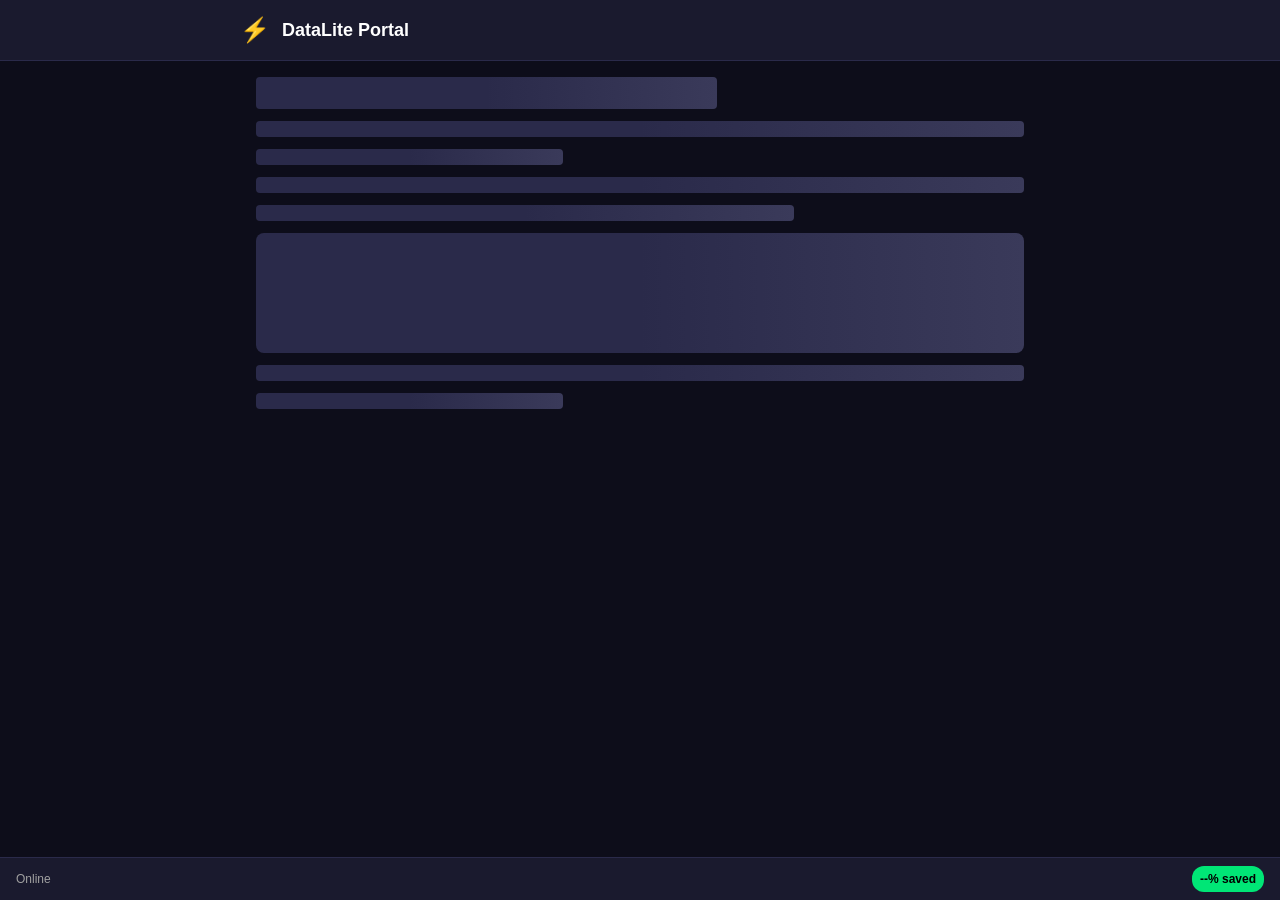
<file: pwa/index.html>
<!DOCTYPE html>
<html lang="en">

<head>
    <meta charset="UTF-8">
    <meta name="viewport" content="width=device-width, initial-scale=1.0, maximum-scale=1.0, user-scalable=no">
    <meta name="theme-color" content="#1a1a2e">
    <meta name="description" content="DataLite Portal - Lightweight University Portal Access">
    <meta name="apple-mobile-web-app-capable" content="yes">
    <meta name="apple-mobile-web-app-status-bar-style" content="black-translucent">
    <meta name="apple-mobile-web-app-title" content="DataLite">

    <title>DataLite Portal</title>

    <link rel="manifest" href="manifest.webmanifest">
    <link rel="stylesheet" href="styles.css">
</head>

<body>
    <!-- Offline Banner -->
    <div id="offline-banner" class="offline-banner hidden">
        📡 Offline Mode - Showing cached content
    </div>

    <!-- App Shell -->
    <header class="app-header">
        <div class="header-content">
            <span class="logo">⚡</span>
            <h1>DataLite Portal</h1>
            <button id="install-btn" class="install-btn hidden" aria-label="Install App">
                <span>📲</span>
            </button>
        </div>
    </header>

    <!-- Main Content Container -->
    <main id="content" class="content">
        <!-- Skeleton Loader -->
        <div id="skeleton" class="skeleton-container">
            <div class="skeleton-header"></div>
            <div class="skeleton-line"></div>
            <div class="skeleton-line short"></div>
            <div class="skeleton-line"></div>
            <div class="skeleton-line medium"></div>
            <div class="skeleton-block"></div>
            <div class="skeleton-line"></div>
            <div class="skeleton-line short"></div>
        </div>

        <!-- Dynamic Content Inserted Here -->
        <div id="portal-content" class="portal-content hidden"></div>
    </main>

    <!-- Status Bar -->
    <footer class="status-bar">
        <span id="status-text">Ready</span>
        <span id="savings-badge" class="savings-badge">--% saved</span>
    </footer>

    <script src="app.js"></script>
</body>

</html>
</file>
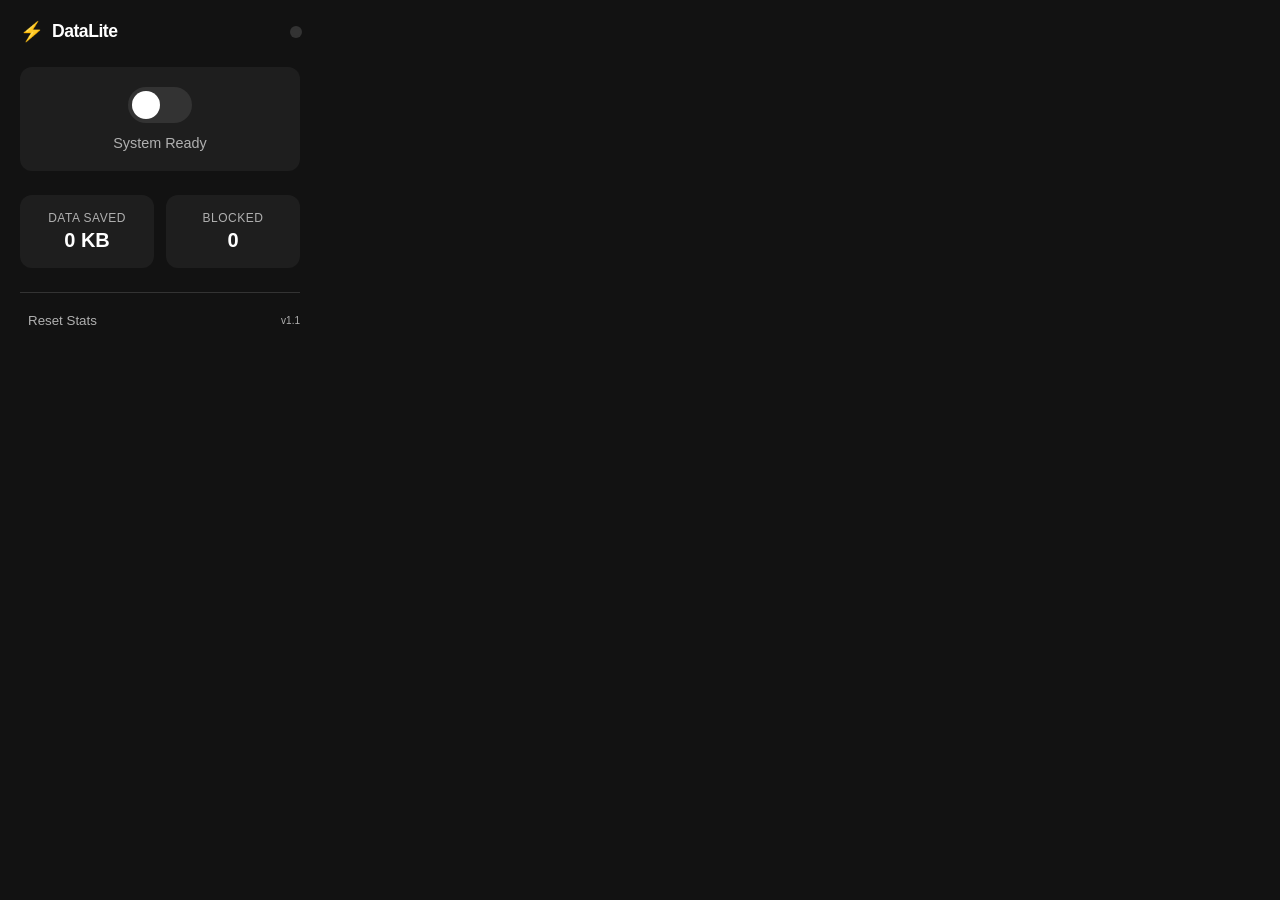
<file: popup/popup.html>
<!DOCTYPE html>
<html lang="en">

<head>
    <meta charset="UTF-8">
    <meta name="viewport" content="width=device-width, initial-scale=1.0">
    <title>DataLite Dashboard</title>
    <link rel="stylesheet" href="popup.css">
</head>

<body>
    <div class="dashboard">
        <header>
            <div class="brand">
                <span class="logo-icon">⚡</span>
                <h1>DataLite</h1>
            </div>
            <div class="status-indicator" id="statusIndicator"></div>
        </header>

        <div class="main-control">
            <div class="switch-container">
                <label class="switch">
                    <input type="checkbox" id="liteModeToggle">
                    <span class="slider"></span>
                </label>
            </div>
            <p id="statusText">System Ready</p>
        </div>

        <div class="stats-grid">
            <div class="stat-card">
                <span class="stat-label">Data Saved</span>
                <span class="stat-value" id="savedDataValue">0 KB</span>
            </div>
            <div class="stat-card">
                <span class="stat-label">Blocked</span>
                <span class="stat-value" id="blockedItemsValue">0</span>
            </div>
        </div>

        <footer>
            <button id="resetStats" class="link-btn">Reset Stats</button>
            <small>v1.1</small>
        </footer>
    </div>
    <script src="popup.js"></script>
</body>

</html>
</file>
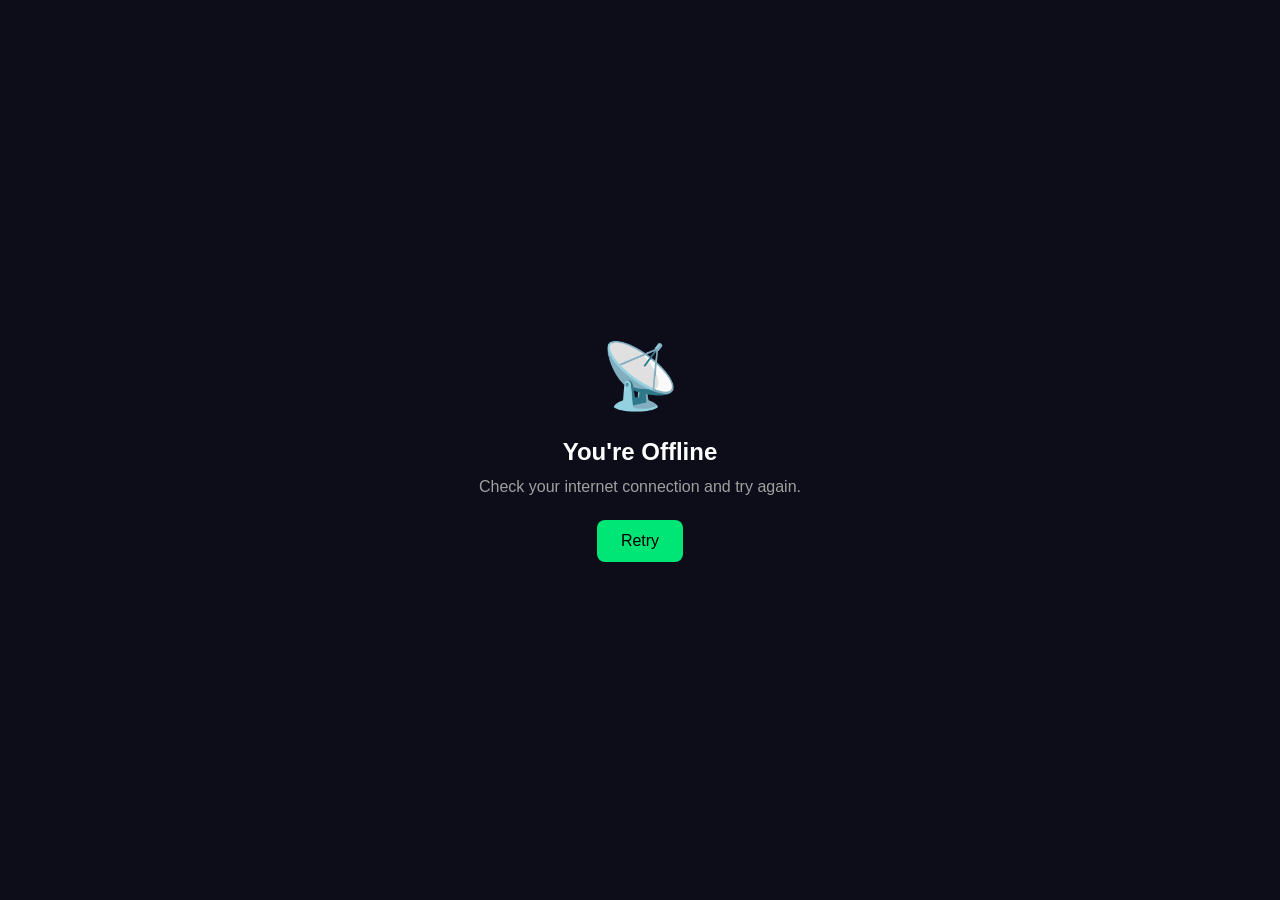
<file: pwa/offline.html>
<!DOCTYPE html>
<html lang="en">

<head>
    <meta charset="UTF-8">
    <meta name="viewport" content="width=device-width, initial-scale=1.0">
    <title>Offline - DataLite</title>
    <style>
        * {
            margin: 0;
            padding: 0;
            box-sizing: border-box;
        }

        body {
            font-family: -apple-system, sans-serif;
            background: #0d0d1a;
            color: #fff;
            min-height: 100vh;
            display: flex;
            flex-direction: column;
            align-items: center;
            justify-content: center;
            text-align: center;
            padding: 24px;
        }

        .icon {
            font-size: 64px;
            margin-bottom: 24px;
        }

        h1 {
            font-size: 24px;
            margin-bottom: 12px;
        }

        p {
            color: #a0a0a0;
            margin-bottom: 24px;
        }

        button {
            background: #00e676;
            color: #000;
            border: none;
            padding: 12px 24px;
            border-radius: 8px;
            font-size: 16px;
            cursor: pointer;
        }
    </style>
</head>

<body>
    <div class="icon">📡</div>
    <h1>You're Offline</h1>
    <p>Check your internet connection and try again.</p>
    <button onclick="location.reload()">Retry</button>
</body>

</html>
</file>
<file: pwa/styles.css>
/* DataLite PWA - Minimal Styles (<5KB) */

:root {
    --bg-primary: #0d0d1a;
    --bg-secondary: #1a1a2e;
    --bg-card: #16213e;
    --text-primary: #ffffff;
    --text-secondary: #a0a0a0;
    --accent: #00e676;
    --accent-dim: #00b85c;
    --warning: #ffc107;
    --error: #ff5252;
    --skeleton: #2a2a4a;
    --skeleton-shine: #3a3a5a;
}

* {
    margin: 0;
    padding: 0;
    box-sizing: border-box;
}

html,
body {
    font-family: -apple-system, BlinkMacSystemFont, 'Segoe UI', Roboto, Oxygen, Ubuntu, sans-serif;
    background: var(--bg-primary);
    color: var(--text-primary);
    min-height: 100vh;
    font-size: 16px;
    line-height: 1.5;
    -webkit-font-smoothing: antialiased;
}

/* Offline Banner */
.offline-banner {
    position: fixed;
    top: 0;
    left: 0;
    right: 0;
    background: var(--warning);
    color: #000;
    text-align: center;
    padding: 8px;
    font-size: 14px;
    font-weight: 600;
    z-index: 1000;
    transform: translateY(0);
    transition: transform 0.3s ease;
}

.offline-banner.hidden {
    transform: translateY(-100%);
}

/* Header */
.app-header {
    background: var(--bg-secondary);
    border-bottom: 1px solid var(--skeleton);
    padding: 12px 16px;
    position: sticky;
    top: 0;
    z-index: 100;
}

.header-content {
    display: flex;
    align-items: center;
    gap: 12px;
    max-width: 800px;
    margin: 0 auto;
}

.logo {
    font-size: 24px;
}

.app-header h1 {
    font-size: 18px;
    font-weight: 600;
    flex: 1;
}

.install-btn {
    background: var(--accent);
    border: none;
    border-radius: 8px;
    padding: 8px 12px;
    cursor: pointer;
    font-size: 16px;
    transition: transform 0.2s;
}

.install-btn:hover {
    transform: scale(1.05);
}

.install-btn.hidden {
    display: none;
}

/* Main Content */
.content {
    max-width: 800px;
    margin: 0 auto;
    padding: 16px;
    min-height: calc(100vh - 120px);
}

/* Skeleton Loader */
.skeleton-container {
    display: flex;
    flex-direction: column;
    gap: 12px;
}

.skeleton-header {
    height: 32px;
    width: 60%;
    background: linear-gradient(90deg, var(--skeleton) 25%, var(--skeleton-shine) 50%, var(--skeleton) 75%);
    background-size: 200% 100%;
    animation: shimmer 1.5s infinite;
    border-radius: 4px;
}

.skeleton-line {
    height: 16px;
    width: 100%;
    background: linear-gradient(90deg, var(--skeleton) 25%, var(--skeleton-shine) 50%, var(--skeleton) 75%);
    background-size: 200% 100%;
    animation: shimmer 1.5s infinite;
    border-radius: 4px;
}

.skeleton-line.short {
    width: 40%;
}

.skeleton-line.medium {
    width: 70%;
}

.skeleton-block {
    height: 120px;
    background: linear-gradient(90deg, var(--skeleton) 25%, var(--skeleton-shine) 50%, var(--skeleton) 75%);
    background-size: 200% 100%;
    animation: shimmer 1.5s infinite;
    border-radius: 8px;
}

@keyframes shimmer {
    0% {
        background-position: -200% 0;
    }

    100% {
        background-position: 200% 0;
    }
}

/* Portal Content */
.portal-content {
    background: var(--bg-card);
    border-radius: 12px;
    padding: 16px;
}

.portal-content.hidden {
    display: none;
}

.portal-content h1,
.portal-content h2,
.portal-content h3 {
    color: var(--accent);
    margin-bottom: 12px;
}

.portal-content p {
    margin-bottom: 12px;
    color: var(--text-secondary);
}

.portal-content table {
    width: 100%;
    border-collapse: collapse;
    margin: 12px 0;
}

.portal-content th,
.portal-content td {
    padding: 8px 12px;
    text-align: left;
    border-bottom: 1px solid var(--skeleton);
}

.portal-content th {
    background: var(--bg-secondary);
    color: var(--accent);
}

.portal-content a {
    color: var(--accent);
    text-decoration: none;
}

.portal-content form {
    display: flex;
    flex-direction: column;
    gap: 12px;
}

.portal-content input,
.portal-content select,
.portal-content textarea {
    background: var(--bg-secondary);
    border: 1px solid var(--skeleton);
    border-radius: 8px;
    padding: 12px;
    color: var(--text-primary);
    font-size: 16px;
}

.portal-content button {
    background: var(--accent);
    color: #000;
    border: none;
    border-radius: 8px;
    padding: 12px 24px;
    font-size: 16px;
    font-weight: 600;
    cursor: pointer;
}

/* Status Bar */
.status-bar {
    position: fixed;
    bottom: 0;
    left: 0;
    right: 0;
    background: var(--bg-secondary);
    border-top: 1px solid var(--skeleton);
    padding: 8px 16px;
    display: flex;
    justify-content: space-between;
    align-items: center;
    font-size: 12px;
}

#status-text {
    color: var(--text-secondary);
}

.savings-badge {
    background: var(--accent);
    color: #000;
    padding: 4px 8px;
    border-radius: 12px;
    font-weight: 600;
}

/* Utility */
.hidden {
    display: none !important;
}

/* Responsive */
@media (max-width: 480px) {
    .app-header h1 {
        font-size: 16px;
    }

    .content {
        padding: 12px;
    }
}
</file>
<file: popup/popup.css>
:root {
    --bg-color: #121212;
    --card-bg: #1e1e1e;
    --primary-color: #00e676;
    /* Bright Green */
    --text-primary: #ffffff;
    --text-secondary: #b0b0b0;
    --danger-color: #ff5252;
}

body {
    width: 320px;
    margin: 0;
    padding: 0;
    font-family: 'Inter', -apple-system, BlinkMacSystemFont, "Segoe UI", Roboto, Helvetica, Arial, sans-serif;
    background-color: var(--bg-color);
    color: var(--text-primary);
}

.dashboard {
    padding: 20px;
    display: flex;
    flex-direction: column;
    gap: 24px;
}

header {
    display: flex;
    justify-content: space-between;
    align-items: center;
}

.brand {
    display: flex;
    align-items: center;
    gap: 8px;
}

.logo-icon {
    font-size: 1.2rem;
    color: var(--primary-color);
}

h1 {
    margin: 0;
    font-size: 1.1rem;
    font-weight: 600;
    letter-spacing: -0.5px;
}

.status-indicator {
    width: 8px;
    height: 8px;
    border-radius: 50%;
    background-color: #333;
    box-shadow: 0 0 0 2px #333;
}

.status-indicator.active {
    background-color: var(--primary-color);
    box-shadow: 0 0 0 2px rgba(0, 230, 118, 0.2);
}

.main-control {
    display: flex;
    flex-direction: column;
    align-items: center;
    gap: 12px;
    padding: 20px 0;
    background-color: var(--card-bg);
    border-radius: 12px;
}

#statusText {
    margin: 0;
    font-size: 0.9rem;
    font-weight: 500;
    color: var(--text-secondary);
}

/* Toggle Switch */
.switch {
    position: relative;
    display: inline-block;
    width: 64px;
    height: 36px;
}

.switch input {
    opacity: 0;
    width: 0;
    height: 0;
}

.slider {
    position: absolute;
    cursor: pointer;
    top: 0;
    left: 0;
    right: 0;
    bottom: 0;
    background-color: #333;
    border-radius: 36px;
    transition: .3s cubic-bezier(0.4, 0.0, 0.2, 1);
}

.slider:before {
    position: absolute;
    content: "";
    height: 28px;
    width: 28px;
    left: 4px;
    bottom: 4px;
    background-color: white;
    border-radius: 50%;
    transition: .3s cubic-bezier(0.4, 0.0, 0.2, 1);
}

input:checked+.slider {
    background-color: var(--primary-color);
}

input:checked+.slider:before {
    transform: translateX(28px);
}

/* Stats Grid */
.stats-grid {
    display: grid;
    grid-template-columns: 1fr 1fr;
    gap: 12px;
}

.stat-card {
    background-color: var(--card-bg);
    padding: 16px;
    border-radius: 12px;
    display: flex;
    flex-direction: column;
    align-items: center;
    gap: 4px;
}

.stat-label {
    font-size: 0.75rem;
    color: var(--text-secondary);
    text-transform: uppercase;
    letter-spacing: 0.5px;
}

.stat-value {
    font-size: 1.25rem;
    font-weight: 700;
    color: var(--text-primary);
}

footer {
    display: flex;
    justify-content: space-between;
    align-items: center;
    border-top: 1px solid #333;
    padding-top: 16px;
    font-size: 0.75rem;
    color: var(--text-secondary);
}

.link-btn {
    background: none;
    border: none;
    color: var(--text-secondary);
    cursor: pointer;
    padding: 4px 8px;
    border-radius: 4px;
    transition: 0.2s;
}

.link-btn:hover {
    color: var(--text-primary);
    background-color: #333;
}
</file>
